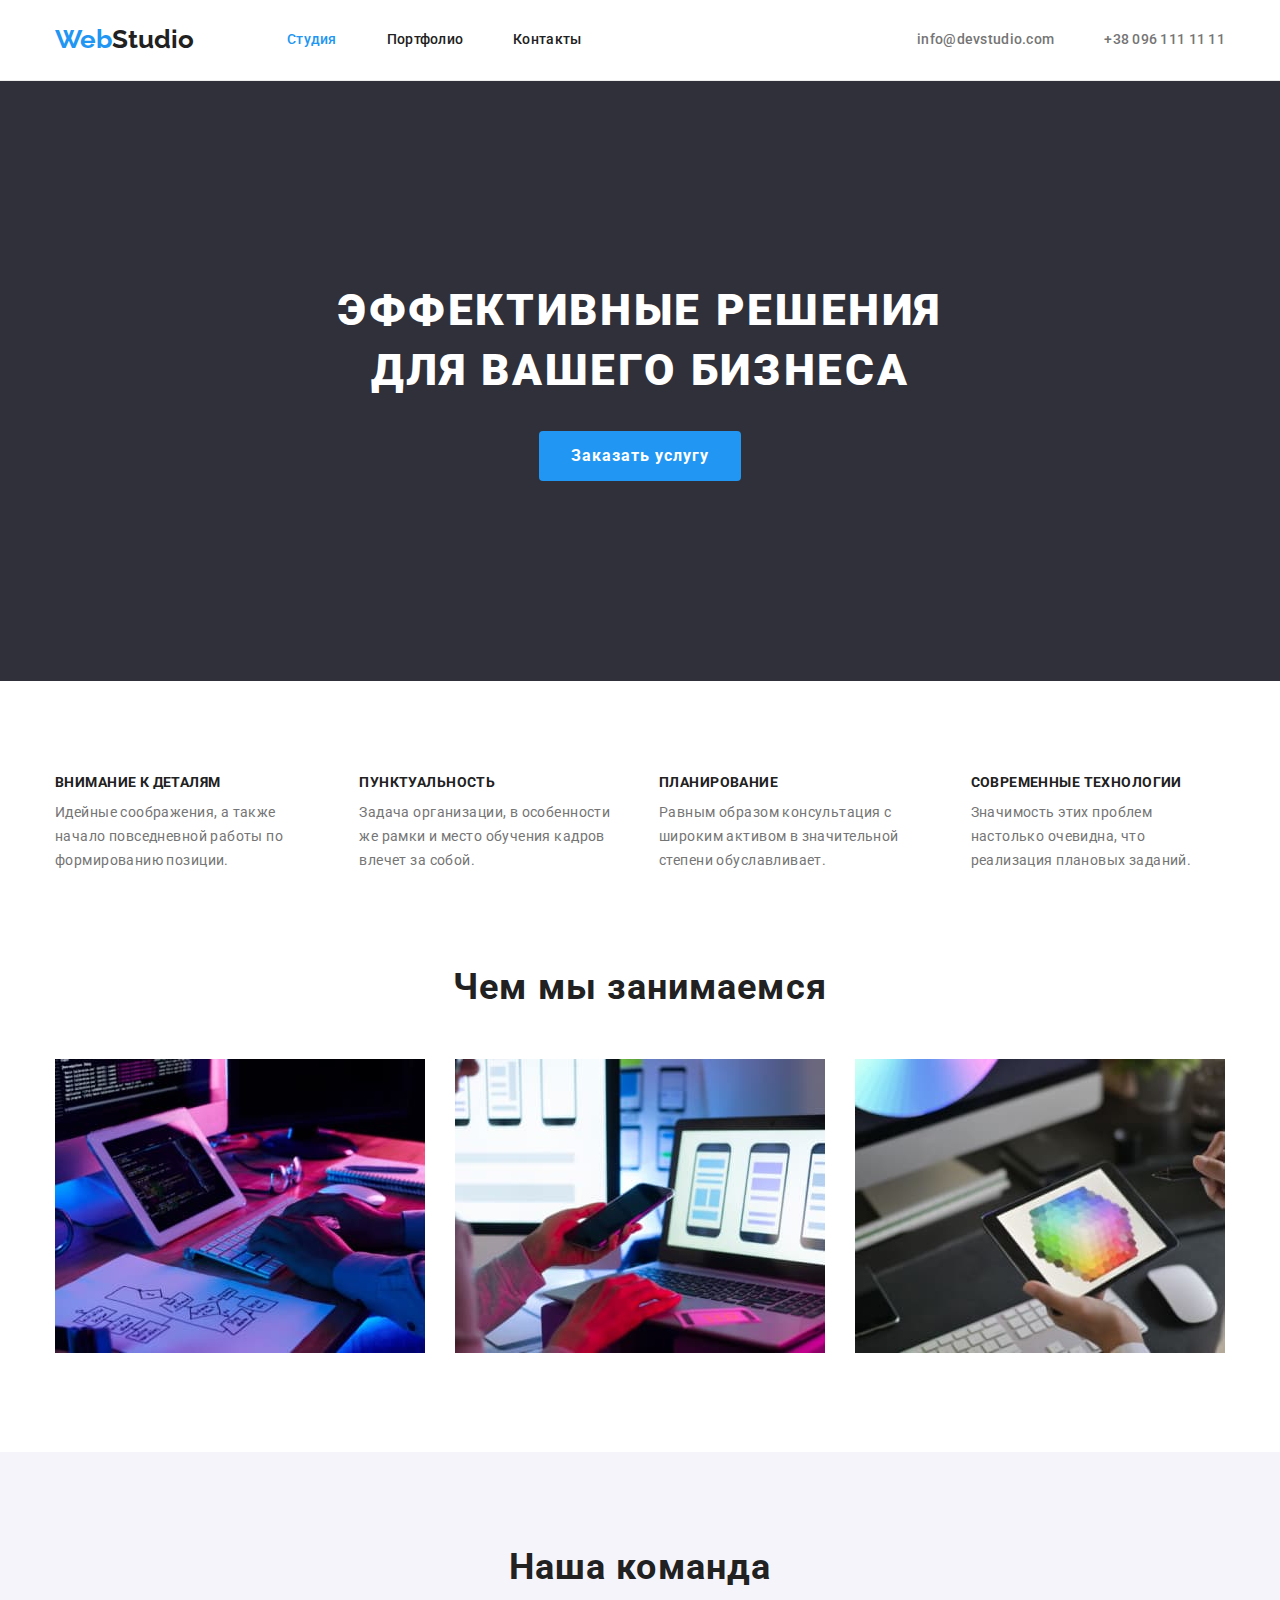
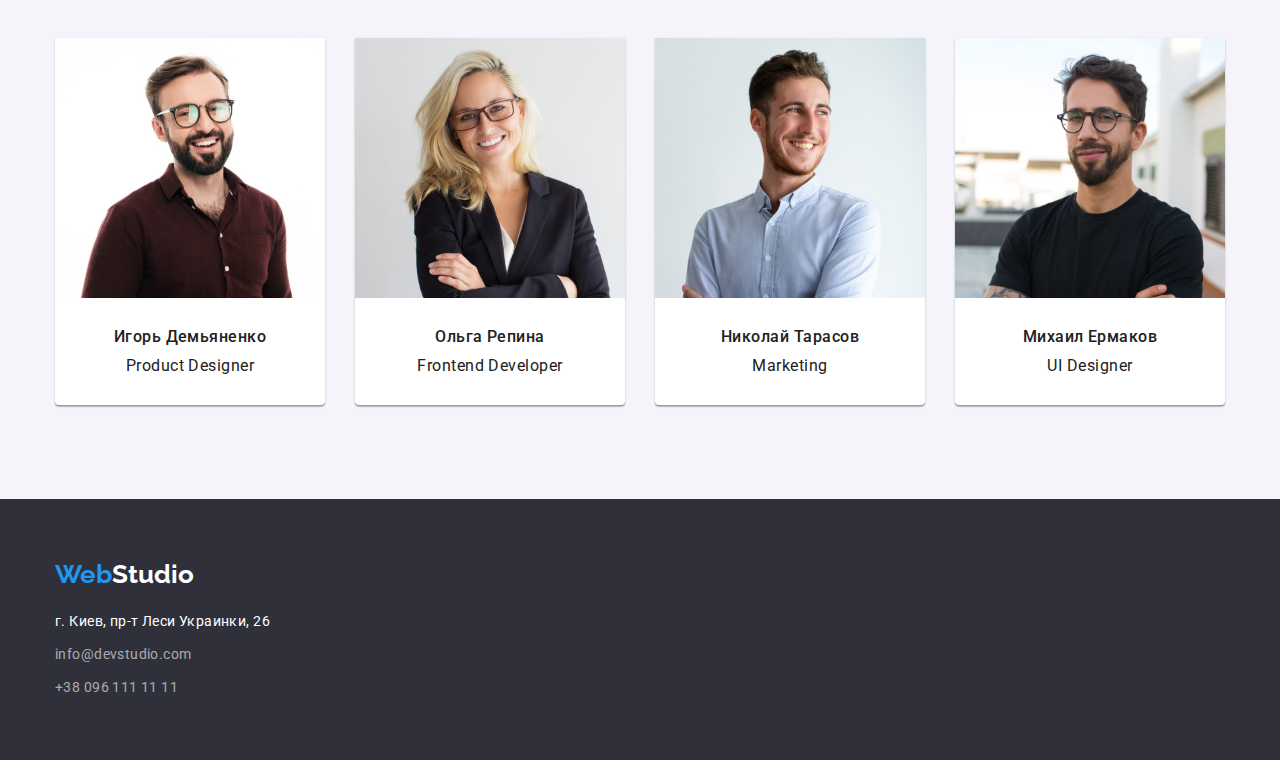
<file: index.html>
<!DOCTYPE html>
<html lang="ru">
<head>
    <meta charset="UTF-8">
    <meta http-equiv="X-UA-Compatible" content="IE=edge">
    <meta name="viewport" content="width=device-width, initial-scale=1.0">
        
    <title>Студия</title>

    <link rel="preconnect" href="https://fonts.googleapis.com">
    <link rel="preconnect" href="https://fonts.gstatic.com" crossorigin>
    <link href="https://fonts.googleapis.com/css2?family=Raleway:wght@700&family=Roboto:wght@400;500;700;900&display=swap"
        rel="stylesheet">
    
    <link rel="stylesheet" href="https://cdnjs.cloudflare.com/ajax/libs/modern-normalize/1.0.0/modern-normalize.min.css" />

    <link rel="stylesheet" href="./styles/styles.css">
    
</head>
<body>
   <header class="page-header">
       <div class="container">
            <a class="page-header link" href="./index.html">
                <p class="logo"><span class="accent">Web</span>Studio</p>
            </a>
           
            <!-- Menu Navigation -->
            <nav>
                    <ul class="site-nav list">
                        <li class="item">
                            <a href="./index.html" class="link current">Студия</a>
                        </li>
                        <li class="item">
                            <a href="./portfolio.html" class="link">Портфолио</a>
                        </li>
                        <li class="item">
                            <a href="" class="link">Контакты</a>
                        </li>
                    </ul>
            </nav>
        
            <!-- Menu Authefication -->
            <ul class="auth-nav list">
                <li class="item">
                    <a class="link" href="mailto:info@devstudio.com">info@devstudio.com</a>
                </li>
                <li class="item">
                    <a class="link" href="tel:+380961111111">+38 096 111 11 11</a>
                </li>
            </ul>
            
        </div>
             
        
               
    </header>
   <main>
       <!--Section Hero-->
        <section class="section hero">
            <div class="container">
                <h1 class="hero-title">Эффективные решения для вашего бизнеса</h1>
                <button class="button hero-primary" type="button">Заказать услугу</button>
            </div>
        </section>

        <!-- Section Features-->
        <section class="section features">
            <div class="container">
                <h2 class="section-title" hidden>Наши особенности</h2>
                <ul class="list">
                    <li class="item">
                        <h3 class="feature">Внимание к деталям</h3>
                        <p class="feature-content">Идейные соображения, а также начало повседневной работы по формированию позиции.
                        </p>
                    </li>
                    <li class="item">
                        <h3 class="feature">Пунктуальность</h3>
                        <p class="feature-content">Задача организации, в особенности же рамки и место обучения кадров влечет за собой.
                        </p>
                    </li>
                    <li class="item">
                        <h3 class="feature">Планирование</h3>
                        <p class="feature-content">Равным образом консультация с широким активом в значительной степени обуславливает.
                        </p>
                    </li>
                    <li class="item">
                        <h3 class="feature">Современные технологии</h3>
                        <p class="feature-content">Значимость этих проблем настолько очевидна, что реализация плановых заданий.
                        </p>
                    </li>
                </ul>
            </div> 
        </section>

        <!--Section Our Works-->
        <section class="section work">
           <div class="container">
                <h2 class="section-title">Чем мы занимаемся</h2>
                <ul class="list">
                    <li class="item">
                        <img class="img" width="370" 
                        src="./images/img-1.jpg" 
                        alt="Рабочий стол и клавиатура">
                    </li>
                    <li class="item">
                        <img class="img" width="370" 
                        src="./images/img-2.jpg" 
                        alt="Ноутбук и телефон">
                    </li>
                    <li class="item">
                        <img class="img" width="370" 
                        src="./images/img-3.jpg" 
                        alt="Человек держит в руках планшет и стилус">
                    </li>
                </ul>
           </div>
        </section>

        <!--Section Our Team-->
        <section class="section team">
           <div class="container">
            <h2 class="section-title">Наша команда</h2>
            <ul class="list">
                <li  class="item">
                    <div class="member-card">
                        <img width="270" src="./images/img-demianenko.jpg" 
                        alt="Фото Игорь Демьяненко">
                    </div>
                    <div class="content-member">
                        <h3 class="team-member">Игорь Демьяненко</h3>
                        <p class="text" lang="en">Product Designer</p>
                    </div>
                                      
                </li>
                <li  class="item">
                    <div class="member-card">
                        <img width="270" src="./images/img-repina.jpg" 
                        alt="Фото Ольга Репина">
                    </div>
                    <div class="content-member">
                        <h3 class="team-member">Ольга Репина</h3>
                        <p class="text" lang="en">Frontend Developer</p>
                    </div>
                    
                </li>
                <li  class="item">
                    <div class="member-card">
                        <img width="270" src="./images/img-tarasov.jpg" 
                        alt="Фото Ольга Репина">
                    </div>
                    <div class="content-member">
                        <h3 class="team-member">Николай Тарасов</h3>
                        <p class="text" lang="en">Marketing</p>
                    </div>
                        
                </li>
                <li  class="item">
                    <div class="member-card">
                        <img width="270" src="./images/img-yermakov.jpg" 
                        alt="Фото Михаил Ермаков">
                    </div>
                    <div class="content-member">
                        <h3 class="team-member">Михаил Ермаков</h3>
                        <p class="text" lang="en">UI Designer</p>
                    </div>
                        
                </li>
            </ul>
           </div>
        </section>
   </main>
   <footer class="footer">
       <div class="container">
        <a class="footer link" href="./index.html">
            <p class="logo footer"><span class="accent">Web</span>Studio</p>
        </a>
        <address class="address">
            <a class="address-link" href="">г. Киев, пр-т Леси Украинки, 26</a>
            <ul class="address list">
                <li class="item">
                    <a class="link" href="mailto:info@devstudio.com">info@devstudio.com</a>
                </li>
                <li class="item">
                    <a class="link" href="tel:+380961111111">+38 096 111 11 11</a>
                </li>
            </ul>
        </address>
       </div>
   </footer>
</body>
</html>
</file>
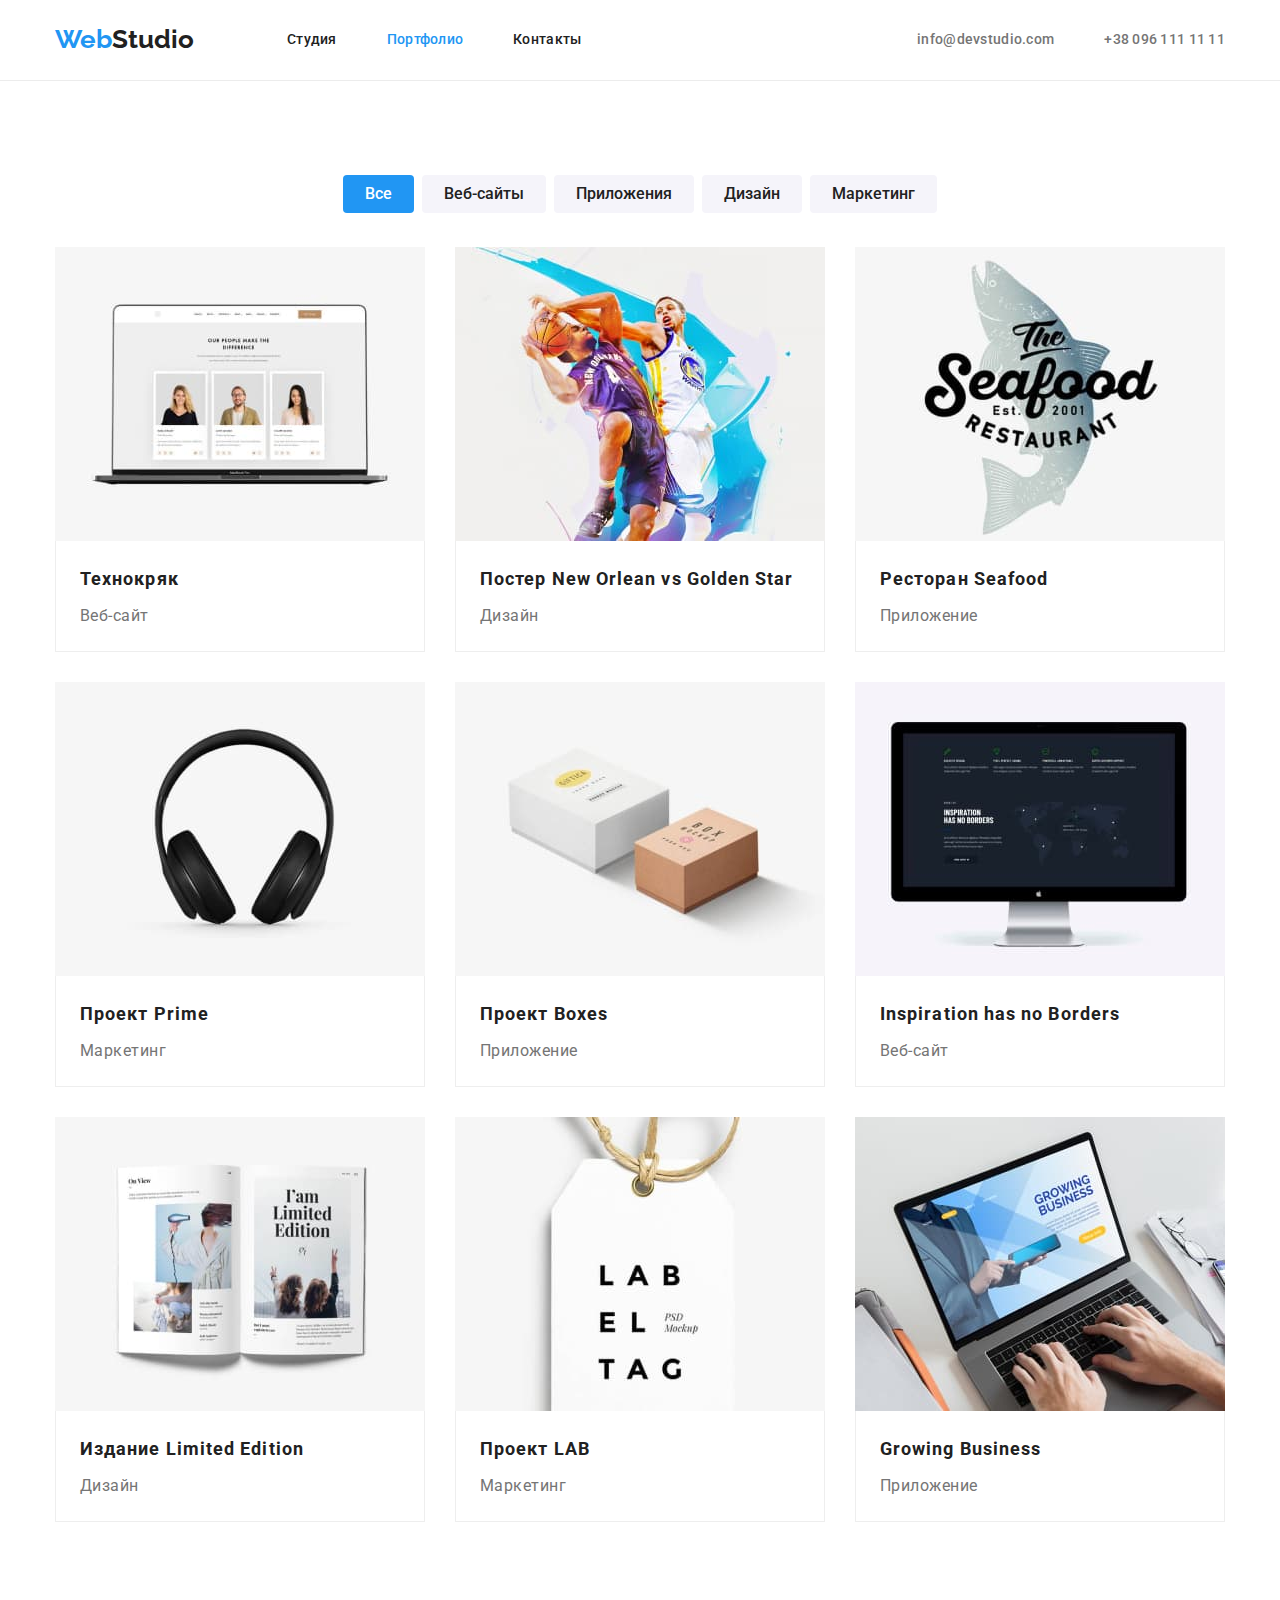
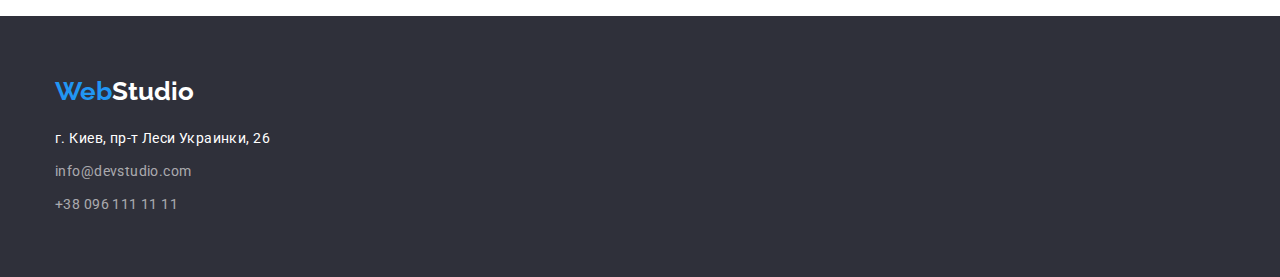
<file: portfolio.html>
<!DOCTYPE html>
<html lang="ru">

<head>
    <meta charset="UTF-8">
    <meta http-equiv="X-UA-Compatible" content="IE=edge">
    <meta name="viewport" content="width=device-width, initial-scale=1.0">
    
    <title>Портфолио</title>

    <link rel="preconnect" href="https://fonts.googleapis.com">
    <link rel="preconnect" href="https://fonts.gstatic.com" crossorigin>
    <link href="https://fonts.googleapis.com/css2?family=Raleway:wght@700&family=Roboto:wght@400;500;700;900&display=swap"
    rel="stylesheet">

    <link rel="stylesheet" href="https://cdnjs.cloudflare.com/ajax/libs/modern-normalize/1.0.0/modern-normalize.min.css" />

    <link rel="stylesheet" href="./styles/styles.css">
</head>

<body>
<header class="page-header">
    <div class="container">
        <a class="page-header link" href="./index.html">
            <p class="logo"><span class="accent">Web</span>Studio</p>
        </a>

        <!-- Menu Navigation -->
        <nav>
            <ul class="site-nav list">
                <li class="item">
                    <a href="./index.html" class="link ">Студия</a>
                </li>
                <li class="item">
                    <a href="./portfolio.html" class="link current">Портфолио</a>
                </li>
                <li class="item">
                    <a href="" class="link">Контакты</a>
                </li>
            </ul>
        </nav>

        <!-- Menu Authefication -->
        <ul class="auth-nav list">
            <li class="item">
                <a class="link" href="mailto:info@devstudio.com">info@devstudio.com</a>
            </li>
            <li class="item">
                <a class="link" href="tel:+380961111111">+38 096 111 11 11</a>
            </li>
        </ul>

    </div>

</header>

    <main>
        <!-- Section Portfolio -->
        <section class="section portfolio">              
            <div class="container">
                <!-- Hidden title -->
                <h1 hidden>Портфолио</h1>
                <!-- Filter list -->
                <ul class="filter list">
                    <li class="item">
                        <button class="button filter-primary" type="button">
                            <span class="filter">Все</span>
                        </button>
                    </li>
                    <li class="item">
                        <button class="button" type="button">
                            <span class="filter">Веб-сайты</span>
                        </button>
                    </li>
                    <li class="item">
                        <button class="button" type="button">
                            <span class="filter">Приложения</span>
                        </button>
                    </li>
                    <li class="item">
                        <button class="button" type="button">
                            <span class="filter">Дизайн</span>
                        </button>
                    </li>
                    <li class="item">
                        <button class="button" type="button">
                            <span class="filter">Маркетинг</span>
                        </button>
                    </li>
                
                </ul>
                   
            <!-- Project list -->
                <ul class="project list">
                    <li class="card">
                        <div class="card-thumb"> 
                            <img width="370" 
                            src="./images/img-technocrack.jpg" 
                            alt="Сайт Технокряк">
                        </div>
                        <div class="content">
                            <h2 class="project-name">Технокряк</h2>
                            <p class="filter-name">Веб-сайт</p>
                        </div>
                    </li>

                    <li class="card">
                        <div class="card-thumb"> 
                            <img width="370" 
                            src="./images/img-bascketball.jpg" 
                            alt="Постер New Orlean">
                        </div>
                        <div class="content">
                            <h2 class="project-name">Постер New Orlean vs Golden Star</h2>
                            <p class="filter-name">Дизайн</p>
                        </div>
                    </li>

                    <li class="card">
                        <div class="card-thumb"> 
                            <img width="370" 
                            src="./images/img-restaurant.jpg" 
                            alt="Лого Seafood">
                        </div>
                        <div class="content">
                            <h2 class="project-name">Ресторан Seafood</h2>
                            <p class="filter-name">Приложение</p>
                        </div>
                    </li>

                    <li class="card">
                        <div class="card-thumb"> 
                            <img width="370" 
                            src="./images/img-headphones.jpg" 
                            alt="Наушники">
                        </div>
                        <div class="content">
                            <h2 class="project-name">Проект Prime</h2>
                            <p class="filter-name">Маркетинг</p>
                        </div>
                    </li>

                    <li class="card">
                        <div class="card-thumb"> 
                            <img width="370" 
                            src="./images/img-box.jpg" 
                            alt="Лого Boxes">
                        </div>
                        <div class="content">
                            <h2 class="project-name">Проект Boxes</h2>
                            <p class="filter-name">Приложение</p>
                        </div>
                    </li>

                    <li class="card">
                        <div class="card-thumb"> 
                            <img width="370" 
                            src="./images/img-screen.jpg" 
                            alt="Экран сайта">
                        </div>
                        <div class="content">
                            <h2 class="project-name">Inspiration has no Borders</h2>
                            <p class="filter-name">Веб-сайт</p>
                        </div>
                    </li>

                    <li class="card">
                        <div class="card-thumb"> 
                            <img width="370" 
                            src="./images/img-book.jpg" 
                            alt="Книга Limited Edition">
                        </div>
                        <div class="content">
                            <h2 class="project-name">Издание Limited Edition</h2>
                            <p class="filter-name">Дизайн</p>
                        </div>
                    </li>

                    <li class="card">
                        <div class="card-thumb"> 
                            <img width="370" 
                            src="./images/img-tag.jpg" 
                            alt="Бирка">
                        </div>
                        <div class="content">
                            <h2 class="project-name">Проект LAB</h2>
                            <p class="filter-name">Маркетинг</p>
                        </div>
                    </li>

                    <li class="card">
                        <div class="card-thumb"> 
                            <img width="370" 
                            src="./images/img-notebook.jpg" 
                            alt="Ноутбук">
                        </div>
                        <div class="content">
                            <h2 class="project-name">Growing Business</h2>
                            <p class="filter-name">Приложение</p>
                        </div>
                    </li>
                </ul>
            </div>
        </section>
    </main>
<footer class="footer">
    <div class="container">
        <a class="footer link" href="./index.html">
            <p class="logo footer"><span class="accent">Web</span>Studio</p>
        </a>
        <address class="address">
            <a class="address-link" href="">г. Киев, пр-т Леси Украинки, 26</a>
            <ul class="address list">
                <li class="item">
                    <a class="link" href="mailto:info@devstudio.com">info@devstudio.com</a>
                </li>
                <li class="item">
                    <a class="link" href="tel:+380961111111">+38 096 111 11 11</a>
                </li>
            </ul>
        </address>
    </div>
</footer>
</body>
</html>
</file>
<file: styles/styles.css>
:root{
    /* Basic text style #212121 */
    --pr-text-color: #212121;
    /* Secondary text style #757575 */
    --sec-text-color: #757575;
    /* Inverse text style #FFFFFF */
    --inv-text-color: #ffffff;
    /* Accent color #2196F3 */
    --accent-color: #2196F3;
    /* Basic background color */
    --pr-bg-color: #ffffff;
    /* Secondary background color */
    --sec-bg-color: #2F303A;
    /* Basic button background color */
    --btn-bg-color: #F5F4FA;

    --gap-card-set: 30px;
    }

body {
    color: var(--pr-text-color);
    font-family: 'Roboto', sans-serif;
    font-size: 14px;
    line-height: 1.71;
}


/* Basic style */
.container {
    width: 1200px;
    padding: 0 15px;
    margin: 0 auto;
}

.list {
    padding: 0;
    margin: 0;
    list-style: none;
}


/* Basic style titles */
h1,
h2,
h3,
p {
    margin-top: 0;
    margin-bottom: 0;
}

img {
    display: block;
    max-width: 100%;
    height: auto;
}

/* Page-header style */
.page-header {
    border-bottom: 1px solid#ECECEC;
}

.page-header .container {
    display: flex;
    align-items: center;
}

.page-header.link {
    display: block;
    padding-top: 24px;
    padding-bottom: 25px;
    margin-right: 93px;
    border: none;

    text-decoration-line: none;
}


/* Logo style */
.logo {
    
    color: var(--pr-text-color);
    font-family: 'Raleway', sans-serif;
    font-weight: 700;
    font-size: 26px;
    line-height: 1.19;
    text-decoration-line: none;
}

.accent {
    color: var(--accent-color);
}

/* Site-nav */
.site-nav {
    display: flex;
}

.site-nav .item + .item {
    margin-left: 50px;
}

.site-nav .link {
    display: block;
    padding-top: 32px;
    padding-bottom: 32px;

    color: var(--pr-text-color);
    font-weight: 500;
    font-size: 14px;
    line-height: 1.14;
    letter-spacing: 0.02em;
    text-decoration-line: none;
}

.site-nav .link.current,
.site-nav .link:hover, 
.site-nav .link:focus
{
    color: var(--accent-color);
}

/* Auth-nav */
.auth-nav {
    display:flex;
    margin-left: auto;
}

.auth-nav .item + .item{
    margin-left: 50px;
}

.auth-nav .link {
    color: var(--sec-text-color);
    font-weight: 500;
    font-size: 14px;
    line-height: 1.14;
    letter-spacing: 0.02em;
    text-decoration-line: none;
}

.auth-nav .link:hover,
.auth-nav .link:focus 
{
    color: var(--accent-color);
}

/* Hero */
.hero {
    padding-top: 200px;
    padding-bottom: 200px;

    background-color: var(--sec-bg-color);
    text-align: center;
}

.hero-title {
    margin-top: 0;
    margin-bottom: 30px;
    width: 696px;
    margin-right: auto;
    margin-left: auto;
    
    color: var(--inv-text-color);
    font-weight: 900;
    font-size: 44px;
    line-height: 1.36;
    text-align: center;
    letter-spacing: 0.06em;
    text-transform: uppercase;
}

/* Section */
.section-title {
    margin-bottom: 50px;

    color: var(--pr-text-color);
    font-weight: 700;
    font-size: 36px;
    line-height: 1.17;
    text-align: center;
    letter-spacing: 0.03em;
}

/* Section Features */
.section.features {
    padding-top: 94px;
    padding-bottom: 47px;
}

.features .list {
  display:flex;
}

.features .item:not(:first-child){
    margin-left: var(--gap-card-set);
}

.feature {
    margin-bottom: 10px;

    font-weight: 700;
    font-size: 14px;
    line-height: 1.14;
    text-transform: uppercase;
    letter-spacing: 0.03em;
}

.feature-content {
    color: var(--sec-text-color);
    letter-spacing: 0.03em;
}


/* Section Our Works */
.section.work {
    padding-top: 47px;
    padding-bottom: 99px;
}

.work .list {
    display: flex;   
}

.work .item:not(:first-child) {
    margin-left: var(--gap-card-set);
}


/* Section Our Team */
.section.team {
    padding-top: 94px;
    padding-bottom: 94px;
    
    background-color: #F5F4FA;
}

.team .list {
    display: flex;
}

.team .item {
    background-color: var(--pr-bg-color);
    
    box-shadow: 0px 1px 3px rgba(0, 0, 0, 0.12),
        0px 1px 1px rgba(0, 0, 0, 0.14),
        0px 2px 1px rgba(0, 0, 0, 0.2);
    border-radius: 0px 0px 4px 4px;}

.team .item:not(:first-child) {
    margin-left: var(--gap-card-set);
}

.content-member {
    padding-top: 30px;
    padding-bottom: 30px;
    
    text-align: center;
    
}

.team-member {
    margin-bottom: 10px;

    font-weight: 500;
    font-size: 16px;
    line-height: 1.18;
    letter-spacing: 0.03em;
}

.text {
    flood-color: var(--sec-text-color);
    font-size: 16px;
    line-height: 1.18;
    letter-spacing: 0.03em;

}


/* Section Filters */

.filter.list {
    display: flex;
    margin-left: auto;
    margin-right: auto;
    margin-bottom: 34px;

    /* width: 611px; */
    justify-content: center;
    align-items: flex-start;
}
.filter {
    font-weight: 500;
    font-size: 16px;
    line-height: 1.62;
    text-align: center;
}

.filter .item:not(:first-child) {
    margin-left: 8px;
}
/* Section Projects */
.section.portfolio {
    padding-top: 94px;
    padding-bottom: 94px;
}

.project.list {
    display: flex;
    flex-wrap: wrap;
    margin-left: calc(-1*var(--gap-card-set));
    margin-top: calc(-1*var(--gap-card-set));
}

.project > .card {
    

    flex-basis: calc(100% / 3 - var(--gap-card-set));
    margin-left: var(--gap-card-set);
    margin-top: var(--gap-card-set);
}

.project .content {
    border: 1px solid #EEEEEE;
    border-top: none;
    padding: 20px 24px;
}

.project-name {
    margin-bottom: 4px;

    font-weight: 700;
    font-size: 18px;
    line-height: 2;
    letter-spacing: 0.06em;
}

.filter-name{   

    color: var(--sec-text-color);
    font-size: 16px;
    line-height: 1.88;
    letter-spacing: 0.03em;
}


/* Button */
.button {
    display: block;
    padding: 6px 22px;
    border: transparent;
    border-radius: 4px;

    color: var(--pr-text-color);
    background-color: var(--btn-bg-color);
    cursor: pointer;
    font-family: inherit;
}

.button.hero-primary {
    padding: 10px 32px;
    margin: 0 auto;

    font-weight: 700;
    font-size: 16px;
    line-height: 1.88;
    letter-spacing: 0.06em;
}

.button.hero-primary,
.button.filter-primary,
.button:hover,
.button:focus {
    color: var(--inv-text-color);
    background-color: var(--accent-color);
}

/* Footer */
.footer {
    padding-top: 60px;
    padding-bottom: 60px;

    background-color: var(--sec-bg-color);
}

.footer.link,
.address-link {
    text-decoration-line: none;
}

.logo.footer{
    margin-bottom: 20px;
    padding-top: 0;
    padding-bottom: 0;

    color: var(--inv-text-color);
}

/* Address */
.address {
    font-style: normal;
}

.address-link {
    display: block;
    margin-bottom: 9px;

    color: var(--inv-text-color);
    letter-spacing: 0.03em;
}

.address .item:not(:last-child) {
    margin-bottom: 9px;
}

.address .link {
    color: rgba(255, 255, 255, 0.6);
    letter-spacing: 0.03em;
    text-decoration-line: none;
}

.address .link:hover,
.address .link:focus {
    color: var(--accent-color);
}
</file>
